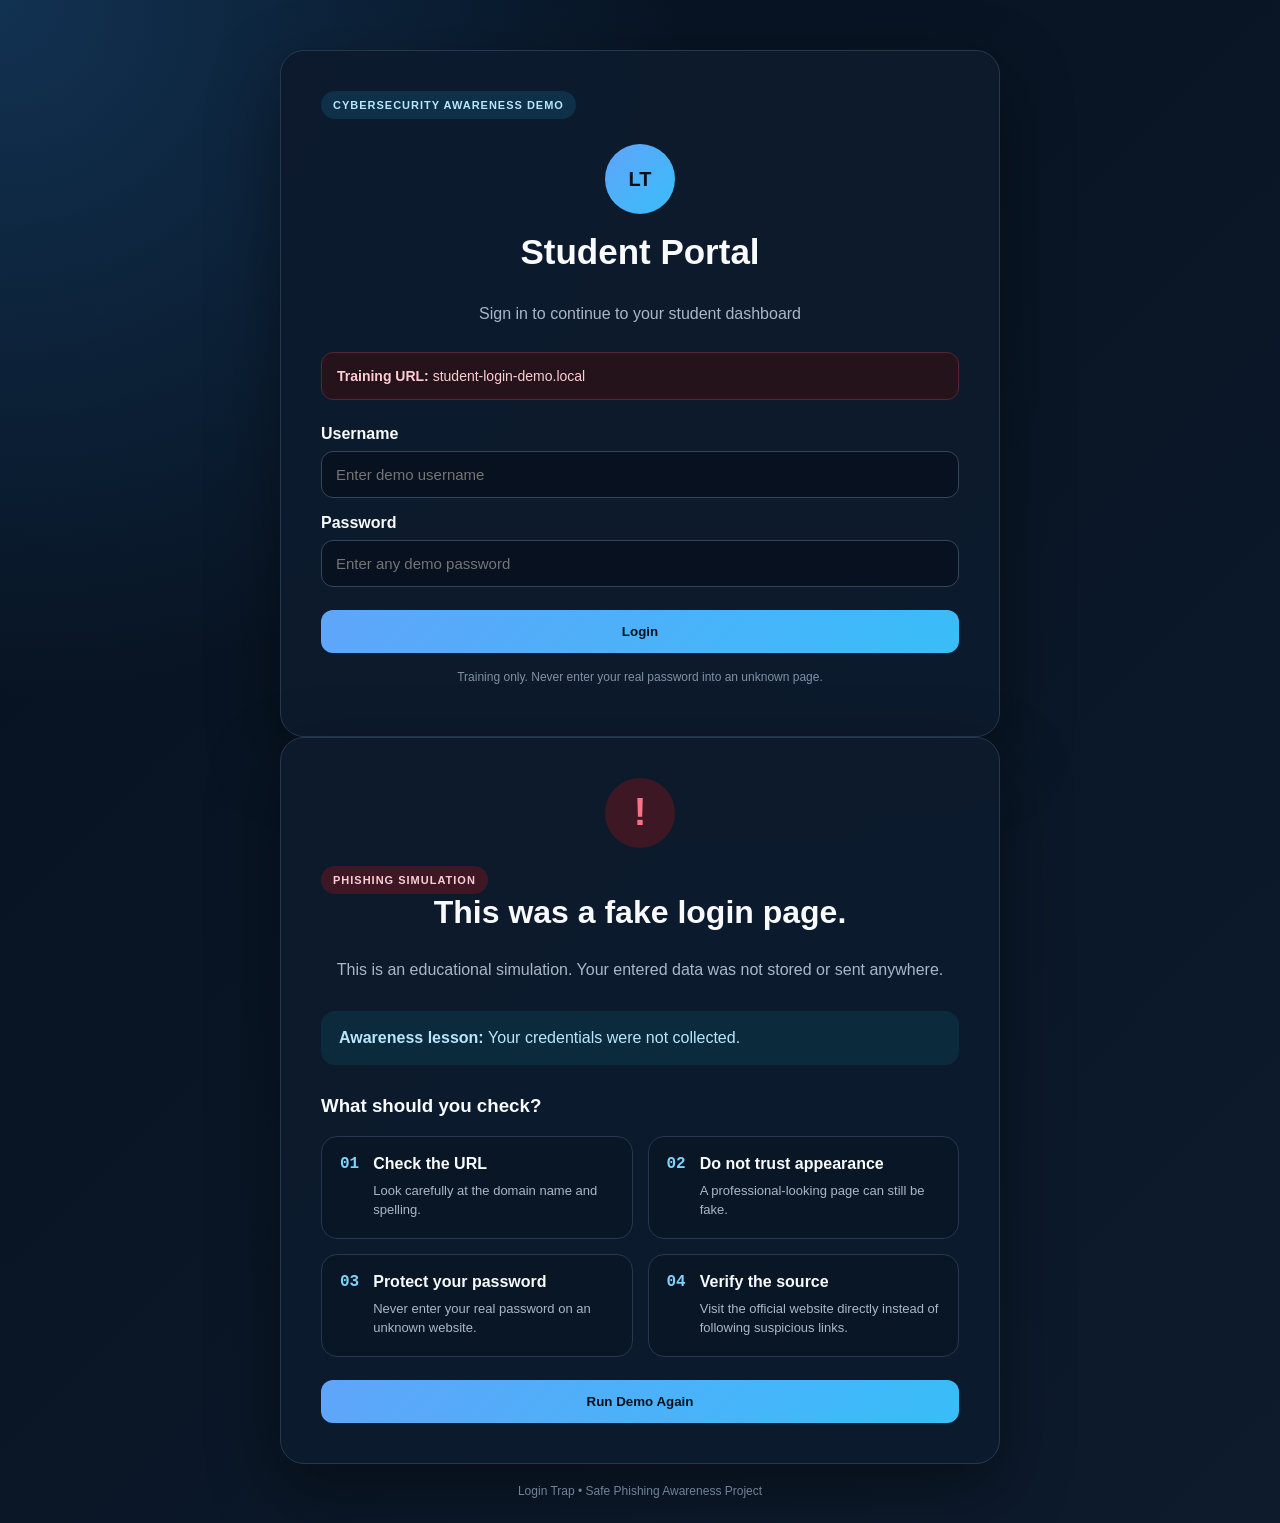
<file: index.html>
<!DOCTYPE html>
<html lang="en">

<head>

    <meta charset="UTF-8">

    <meta name="viewport"
          content="width=device-width, initial-scale=1.0">

    <title>Login Trap - Phishing Awareness</title>

    <link rel="stylesheet" href="style.css">

</head>

<body>

    <main class="container">

        <section class="card" id="loginPage">

            <div class="badge">
                CYBERSECURITY AWARENESS DEMO
            </div>

            <div class="logo">
                LT
            </div>

            <h1>
                Student Portal
            </h1>

            <p class="subtitle">
                Sign in to continue to your student dashboard
            </p>

            <div class="warning">

                <strong>
                    Training URL:
                </strong>

                student-login-demo.local

            </div>


            <form id="loginForm">

                <label for="username">
                    Username
                </label>

                <input
                    id="username"
                    type="text"
                    placeholder="Enter demo username"
                    autocomplete="off"
                    required
                >


                <label for="password">
                    Password
                </label>

                <input
                    id="password"
                    type="password"
                    placeholder="Enter any demo password"
                    autocomplete="off"
                    required
                >


                <button type="submit">
                    Login
                </button>

            </form>


            <p class="note">

                Training only.
                Never enter your real password
                into an unknown page.

            </p>

        </section>


        <section class="card result" id="resultPage">

            <div class="result-icon">
                !
            </div>


            <div class="badge danger">
                PHISHING SIMULATION
            </div>


            <h2>
                This was a fake login page.
            </h2>


            <p class="subtitle">

                This is an educational simulation.

                Your entered data was not stored
                or sent anywhere.

            </p>


            <div class="lesson">

                <strong>
                    Awareness lesson:
                </strong>

                Your credentials were not collected.

            </div>


            <h3>
                What should you check?
            </h3>


            <div class="tips">


                <div class="tip">

                    <span>
                        01
                    </span>

                    <div>

                        <h4>
                            Check the URL
                        </h4>

                        <p>
                            Look carefully at the
                            domain name and spelling.
                        </p>

                    </div>

                </div>


                <div class="tip">

                    <span>
                        02
                    </span>

                    <div>

                        <h4>
                            Do not trust appearance
                        </h4>

                        <p>
                            A professional-looking
                            page can still be fake.
                        </p>

                    </div>

                </div>


                <div class="tip">

                    <span>
                        03
                    </span>

                    <div>

                        <h4>
                            Protect your password
                        </h4>

                        <p>
                            Never enter your real
                            password on an unknown website.
                        </p>

                    </div>

                </div>


                <div class="tip">

                    <span>
                        04
                    </span>

                    <div>

                        <h4>
                            Verify the source
                        </h4>

                        <p>
                            Visit the official website
                            directly instead of following
                            suspicious links.
                        </p>

                    </div>

                </div>


            </div>


            <button
                class="button"
                onclick="runDemoAgain()">

                Run Demo Again

            </button>

        </section>


        <footer>

            Login Trap
            •
            Safe Phishing Awareness Project

        </footer>

    </main>


    <script>

        const loginForm =
            document.getElementById("loginForm");

        const loginPage =
            document.getElementById("loginPage");

        const resultPage =
            document.getElementById("resultPage");


        loginForm.addEventListener(
            "submit",
            function(event) {

                event.preventDefault();

                /*
                 * Educational simulation only.
                 * No username or password is stored,
                 * printed, or sent anywhere.
                 */

                loginPage.style.display = "none";

                resultPage.style.display = "block";

                window.scrollTo(0, 0);

            }
        );


        function runDemoAgain() {

            resultPage.style.display = "none";

            loginPage.style.display = "block";

            loginForm.reset();

            window.scrollTo(0, 0);

        }

    </script>

</body>

</html>
</file>
<file: style.css>
* {
    box-sizing: border-box;
}

body {
    margin: 0;
    min-height: 100vh;
    font-family: Arial, Helvetica, sans-serif;
    color: #f8fafc;

    background:
        radial-gradient(
            circle at top left,
            #123252,
            transparent 35%
        ),
        linear-gradient(
            135deg,
            #06111f,
            #0d1b2d
        );
}

.container {
    width: min(900px, 92%);
    margin: auto;
    padding: 50px 0 25px;
}

.card {
    max-width: 720px;
    margin: auto;
    padding: 40px;

    border: 1px solid #26384e;
    border-radius: 24px;

    background: rgba(13, 27, 45, 0.96);

    box-shadow:
        0 25px 70px
        rgba(0, 0, 0, 0.4);
}

.badge {
    display: inline-block;

    padding: 8px 12px;

    border-radius: 50px;

    font-size: 11px;
    font-weight: bold;
    letter-spacing: 1px;

    color: #bae6fd;
    background: #0e3048;
}

.badge.danger {
    color: #fecdd3;
    background: #3d1824;
}

.logo {
    width: 70px;
    height: 70px;

    margin: 25px auto 18px;

    display: grid;
    place-items: center;

    border-radius: 50%;

    background:
        linear-gradient(
            135deg,
            #60a5fa,
            #38bdf8
        );

    color: #03111e;

    font-size: 20px;
    font-weight: bold;
}

h1,
h2 {
    text-align: center;
    margin-top: 0;
}

h1 {
    font-size: 35px;
}

h2 {
    font-size: 32px;
}

.subtitle {
    color: #a9b7c8;
    text-align: center;
    line-height: 1.6;
}

.warning {
    margin: 25px 0;
    padding: 15px;

    border: 1px solid #542633;
    border-radius: 12px;

    background: #24131a;

    color: #fecdd3;

    font-size: 14px;
}

label {
    display: block;

    margin: 16px 0 8px;

    font-weight: bold;
}

input {
    width: 100%;

    padding: 14px;

    border: 1px solid #33465d;
    border-radius: 12px;

    outline: none;

    background: #07111f;

    color: white;

    font-size: 15px;
}

input:focus {
    border-color: #60a5fa;
}

button,
.button {
    display: block;

    width: 100%;

    margin-top: 23px;

    padding: 14px;

    border: 0;
    border-radius: 12px;

    background:
        linear-gradient(
            135deg,
            #60a5fa,
            #38bdf8
        );

    color: #03111e;

    text-align: center;
    text-decoration: none;

    font-weight: bold;

    cursor: pointer;
}

.note {
    margin-top: 17px;

    color: #7f91a7;

    text-align: center;

    font-size: 12px;
}

.result-icon {
    width: 70px;
    height: 70px;

    margin: 0 auto 18px;

    display: grid;
    place-items: center;

    border-radius: 50%;

    background: #3d1824;

    color: #fb7185;

    font-size: 38px;

    font-weight: bold;
}

.lesson {
    margin: 28px 0;

    padding: 18px;

    border-radius: 14px;

    background: #0b2b3d;

    color: #bae6fd;
}

h3 {
    margin-top: 30px;
}

.tips {
    display: grid;

    grid-template-columns: 1fr 1fr;

    gap: 15px;
}

.tip {
    display: flex;

    gap: 14px;

    padding: 18px;

    border: 1px solid #26384e;
    border-radius: 16px;

    background: #091625;
}

.tip span {
    color: #7dd3fc;

    font-weight: bold;

    font-family: Consolas, monospace;
}

.tip h4 {
    margin: 0 0 8px;
}

.tip p {
    margin: 0;

    color: #a9b7c8;

    font-size: 13px;

    line-height: 1.5;
}

footer {
    margin-top: 20px;

    text-align: center;

    color: #718297;

    font-size: 12px;
}

@media (max-width: 650px) {

    .card {
        padding: 25px 20px;
    }

    .tips {
        grid-template-columns: 1fr;
    }

    h1 {
        font-size: 28px;
    }

    h2 {
        font-size: 25px;
    }
}
</file>
